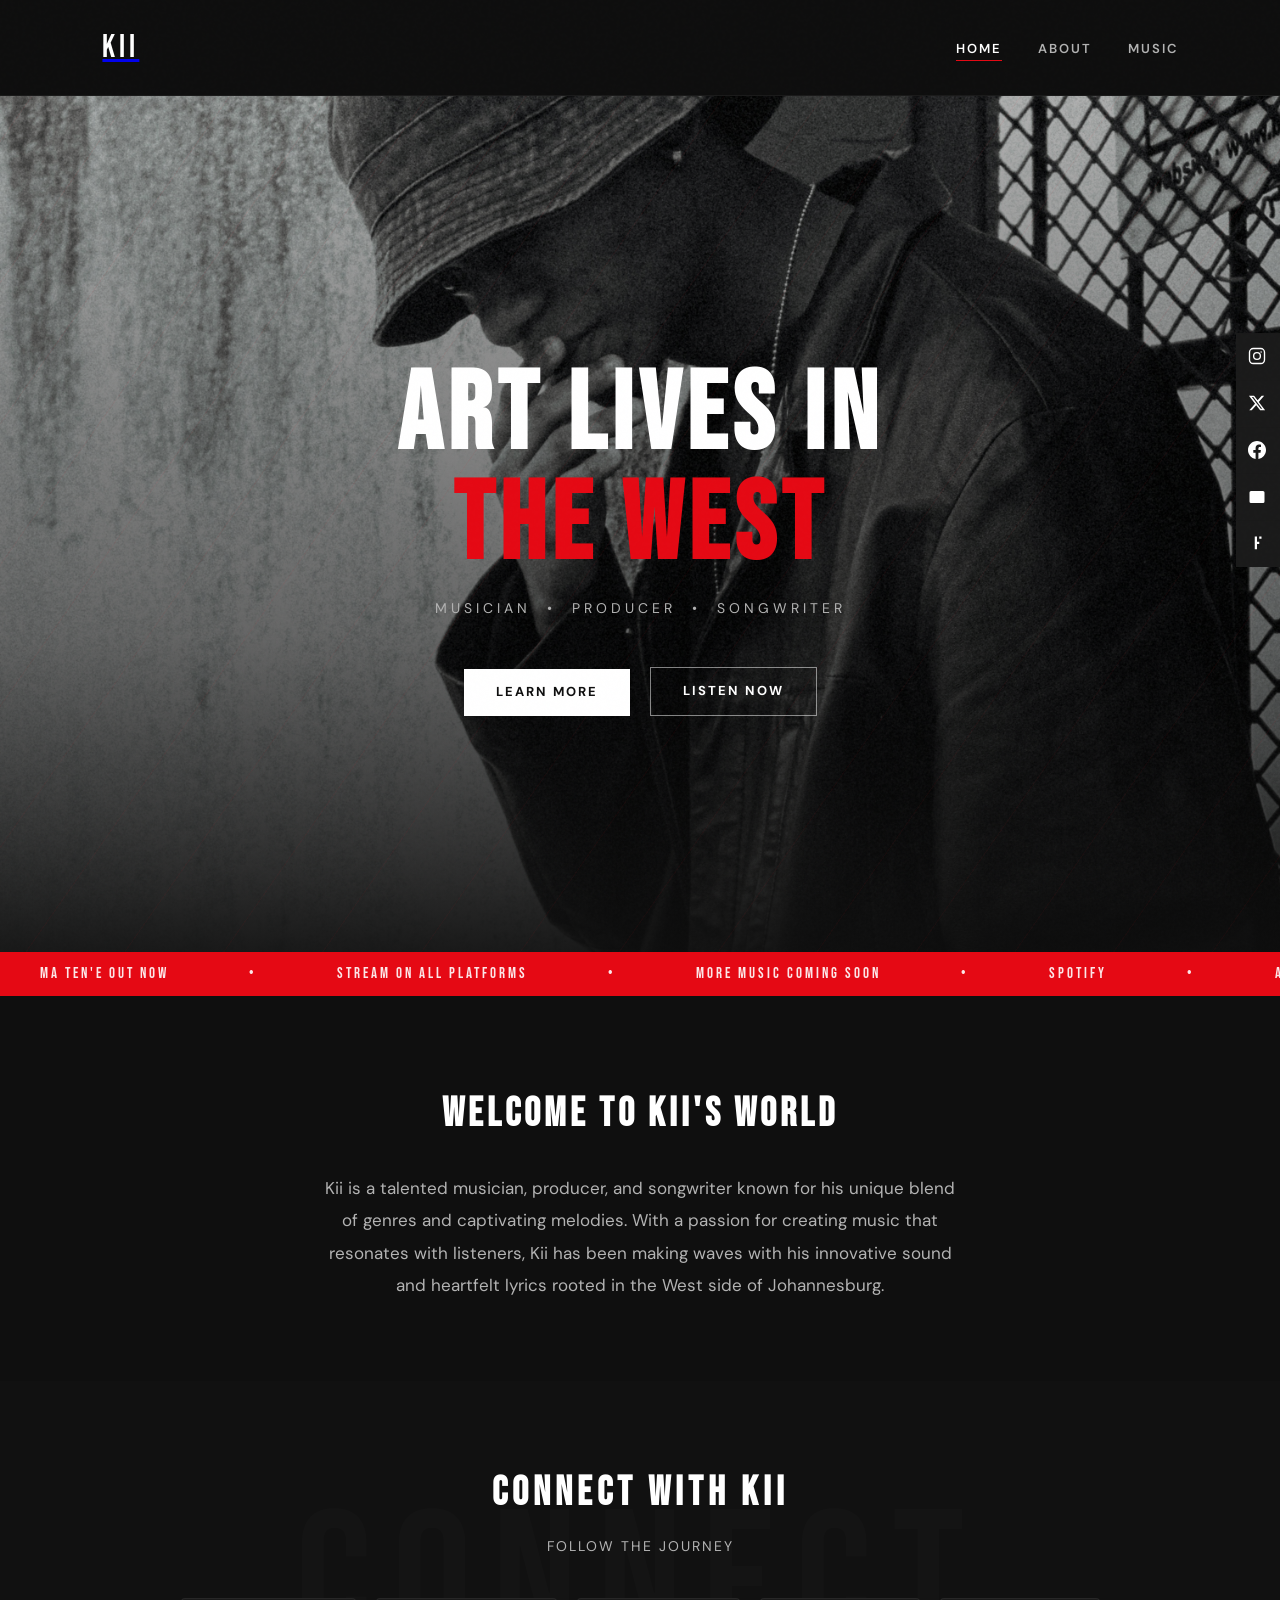
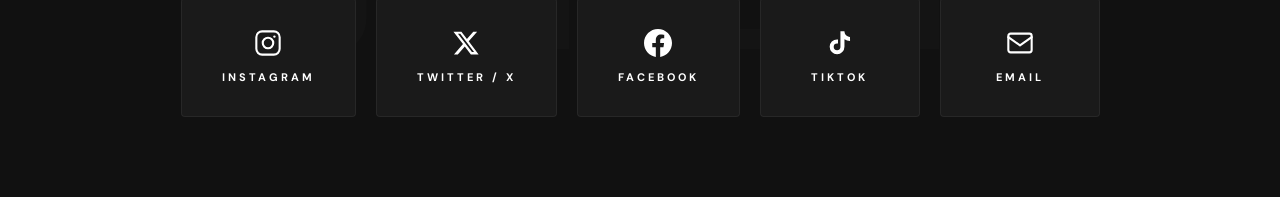
<file: index.html>
<!DOCTYPE html>
<html lang="en">
<head>
  <meta charset="UTF-8">
  <meta name="viewport" content="width=device-width, initial-scale=1.0">
  <title>KII</title>
  <link rel="stylesheet" href="css/style.css">
</head>
<body>

  <!-- PERSISTENT SOCIAL BAR -->
  <aside class="social-bar">
    <a href="https://www.instagram.com/kii_s.a/" target="_blank" aria-label="Instagram">
      <span class="label">Instagram</span>
      <svg viewBox="0 0 24 24" fill="none" stroke="currentColor" stroke-width="1.8" stroke-linecap="round" stroke-linejoin="round">
        <rect x="2" y="2" width="20" height="20" rx="5" ry="5"/>
        <circle cx="12" cy="12" r="4.5"/>
        <circle cx="17.5" cy="6.5" r="1" fill="currentColor" stroke="none"/>
      </svg>
    </a>
    <a href="https://x.com/kiisa____" target="_blank" aria-label="Twitter / X">
      <span class="label">Twitter</span>
      <svg viewBox="0 0 24 24" fill="currentColor">
        <path d="M18.244 2.25h3.308l-7.227 8.26 8.502 11.24H16.17l-5.214-6.817L4.99 21.75H1.68l7.73-8.835L1.254 2.25H8.08l4.713 6.231zm-1.161 17.52h1.833L7.084 4.126H5.117z"/>
      </svg>
    </a>
    <a href="https://facebook.com/moagise.mboniswa" target="_blank" aria-label="Facebook">
      <span class="label">Facebook</span>
      <svg viewBox="0 0 24 24" fill="currentColor">
        <path d="M24 12.073C24 5.406 18.627 0 12 0S0 5.406 0 12.073C0 18.1 4.388 23.094 10.125 24v-8.437H7.078v-3.49h3.047V9.41c0-3.025 1.792-4.696 4.533-4.696 1.313 0 2.686.236 2.686.236v2.971h-1.513c-1.491 0-1.956.93-1.956 1.884v2.268h3.328l-.532 3.49h-2.796V24C19.612 23.094 24 18.1 24 12.073z"/>
      </svg>
    </a>
    <! -- add emAIL and tiktok sections -->
    <a href="mailto:moagisemboniswa@gmail.com" target="_blank" aria-label="Email">
      <span class="label">Email</span>
      <svg viewBox="0 0 24 24" fill="currentColor">
        <path d="M4 4h16a2 2 0 012 2v12a2 2 0 01-2 2H4a2 2 0 01-2-2V6a2 2 0 012-2zM22 6l-10 7L2 6"/>
      </svg>
      </a>
      <a href="https://www.tiktok.com/@kii.music?_r=1&_t=ZS-94wBCDWYKSg" target="_blank" aria-label="TikTok">
        <span class="label">TikTok</span>
        <svg viewBox="0 0 24 24" fill="currentColor">
          <path d="M9 2h3v7h3v3h-3v7H9V2zm6 0h3v3h-3V2z"/>
        </svg>
  </aside>


  <header class="navbar">
    <div class="logo">KII</div>
    <nav>
      <ul>
        <li><a href="index.html" class="active">Home</a></li>
        <li><a href="about.html">About</a></li>
        <li><a href="music.html">Music</a></li>
      </ul>
    </nav>
  </header>

  <section class="hero">
    <h1>Art Lives in<br><span>the West</span></h1>
    <p>Musician &nbsp;•&nbsp; Producer &nbsp;•&nbsp; Songwriter</p>
    <div class="hero-buttons">
      <a href="about.html" class="btn"><span>Learn More</span></a>
      <a href="music.html" class="btn btn-outline"><span>Listen Now</span></a>
    </div>
    <div class="hero-ticker">
      <div class="ticker-track">
        <span>MA TEN'E OUT NOW</span>
        <span>•</span>
        <span>STREAM ON ALL PLATFORMS</span>
        <span>•</span>
        <span>MORE MUSIC COMING SOON</span>
        <span>•</span>
        <span>SPOTIFY</span>
        <span>•</span>
        <span>APPLE MUSIC</span>
        <span>•</span>
        <span>YOUTUBE</span>
        <span>•</span>
        <!-- duplicate for seamless loop -->
        <span>MA TEN'E OUT NOW</span>
        <span>•</span>
        <span>STREAM ON ALL PLATFORMS</span>
        <span>•</span>
        <span>MORE MUSIC COMING SOON</span>
        <span>•</span>
        <span>SPOTIFY</span>
        <span>•</span>
        <span>APPLE MUSIC</span>
        <span>•</span>
        <span>YOUTUBE</span>
        <span>•</span>
      </div>
    </div>
  </section>

  <section class="intro reveal">
    <h2>Welcome to Kii's World</h2>
    <p>
      Kii is a talented musician, producer, and songwriter known for his unique blend of genres
      and captivating melodies. With a passion for creating music that resonates with listeners,
      Kii has been making waves with his innovative sound and heartfelt lyrics rooted in the
      West side of Johannesburg.
    </p>
  </section>

    <!-- CONTACTS -->
  <section class="contacts reveal">
    <h2>Connect with Kii</h2>
    <p>Follow the journey</p>
    <div class="social-grid">
      <a href="https://www.instagram.com/kii_s.a/" target="_blank" class="social-card">
        <svg viewBox="0 0 24 24" fill="none" stroke="currentColor" stroke-width="1.8" stroke-linecap="round" stroke-linejoin="round"><rect x="2" y="2" width="20" height="20" rx="5" ry="5"/><circle cx="12" cy="12" r="4.5"/><circle cx="17.5" cy="6.5" r="1" fill="currentColor" stroke="none"/></svg>
        <span>Instagram</span>
      </a>
      <a href="https://x.com/kiisa____" target="_blank" class="social-card">
        <svg viewBox="0 0 24 24" fill="currentColor"><path d="M18.244 2.25h3.308l-7.227 8.26 8.502 11.24H16.17l-5.214-6.817L4.99 21.75H1.68l7.73-8.835L1.254 2.25H8.08l4.713 6.231zm-1.161 17.52h1.833L7.084 4.126H5.117z"/></svg>
        <span>Twitter / X</span>
      </a>
      <a href="https://facebook.com/moagise.mboniswa" target="_blank" class="social-card">
        <svg viewBox="0 0 24 24" fill="currentColor"><path d="M24 12.073C24 5.406 18.627 0 12 0S0 5.406 0 12.073C0 18.1 4.388 23.094 10.125 24v-8.437H7.078v-3.49h3.047V9.41c0-3.025 1.792-4.696 4.533-4.696 1.313 0 2.686.236 2.686.236v2.971h-1.513c-1.491 0-1.956.93-1.956 1.884v2.268h3.328l-.532 3.49h-2.796V24C19.612 23.094 24 18.1 24 12.073z"/></svg>
        <span>Facebook</span>
      </a>
      <a href="https://www.tiktok.com/@kii.music?_r=1&_t=ZS-94wBCDWYKSg" target="_blank" class="social-card">
        <svg viewBox="0 0 24 24" fill="currentColor"><path d="M19.59 6.69a4.83 4.83 0 01-3.77-4.25V2h-3.45v13.67a2.89 2.89 0 01-2.88 2.5 2.89 2.89 0 01-2.89-2.89 2.89 2.89 0 012.89-2.89c.28 0 .54.04.79.1V9.01a6.33 6.33 0 00-.79-.05 6.34 6.34 0 00-6.34 6.34 6.34 6.34 0 006.34 6.34 6.34 6.34 0 006.33-6.34V8.69a8.18 8.18 0 004.78 1.52V6.76a4.85 4.85 0 01-1.01-.07z"/></svg>
        <span>TikTok</span>
      </a>
      <a href="mailto:moagisemboniswa@gmail.com" class="social-card">
        <svg viewBox="0 0 24 24" fill="none" stroke="currentColor" stroke-width="1.8" stroke-linecap="round" stroke-linejoin="round"><rect x="2" y="4" width="20" height="16" rx="2"/><path d="M2 7l10 7 10-7"/></svg>
        <span>Email</span>
      </a>
    </div>
  </section>

  <script src="js/script.js"></script>
</body>
</html>
</file>
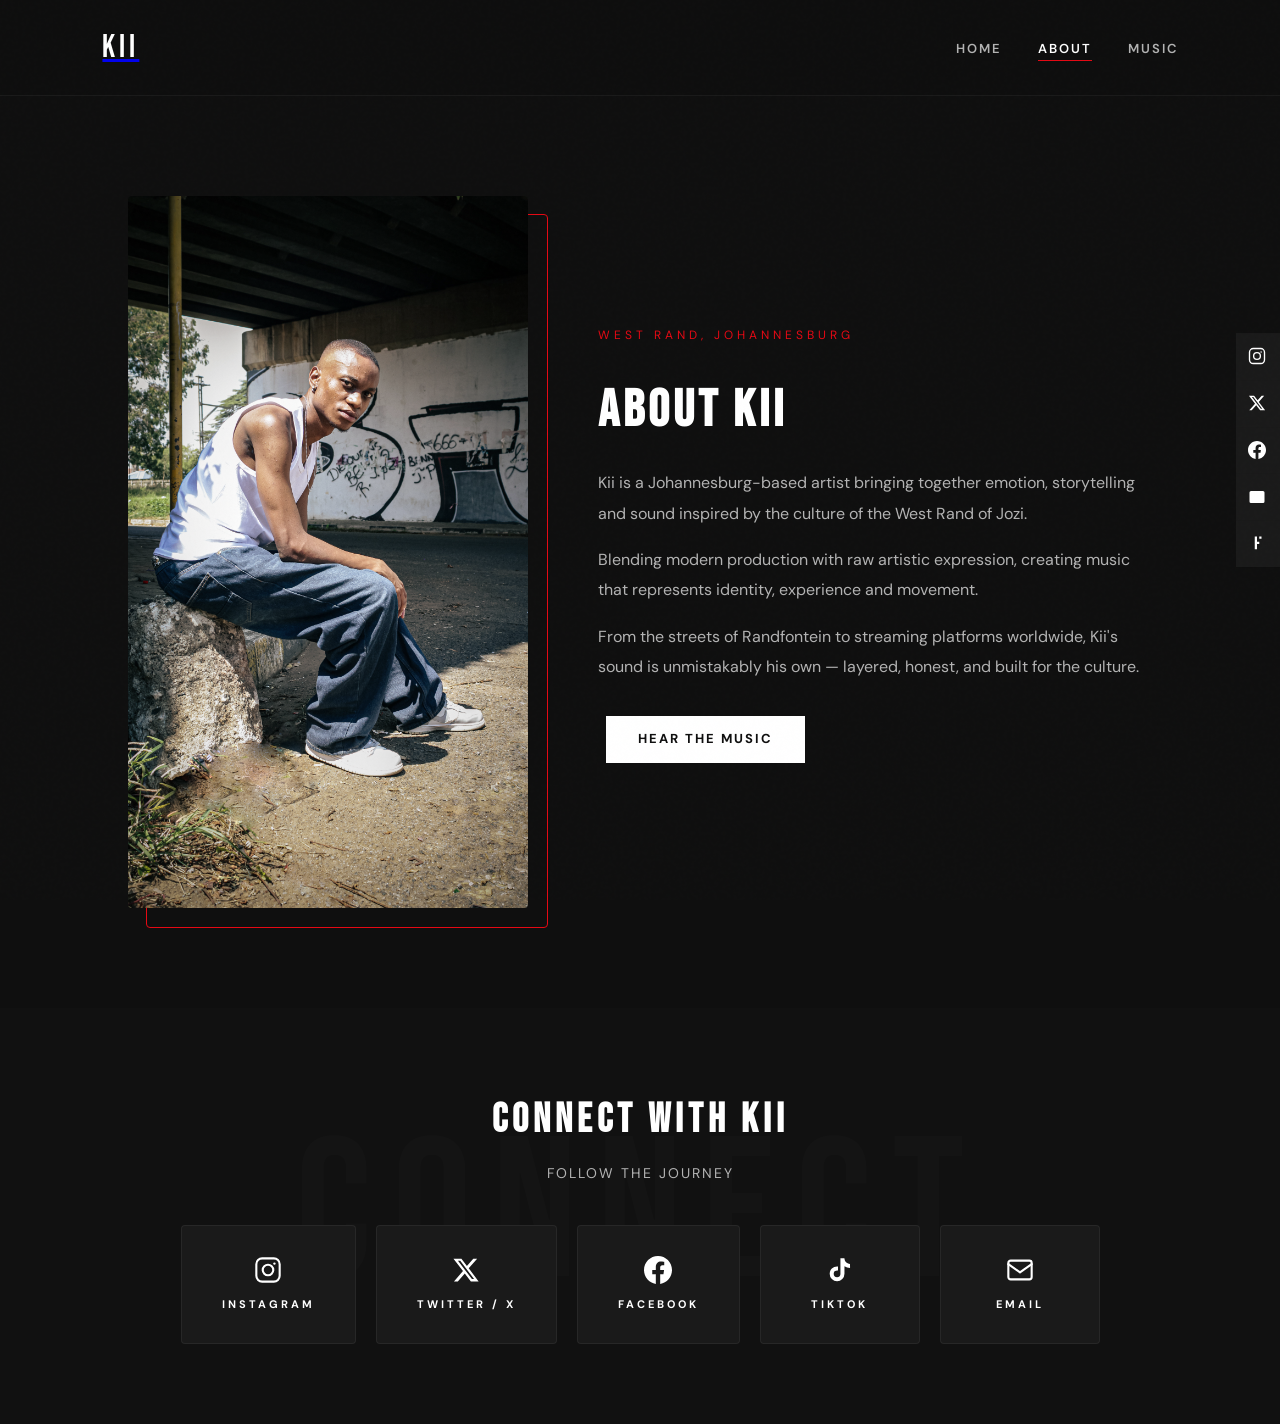
<file: about.html>
<!DOCTYPE html>
<html lang="en">
<head>
  <meta charset="UTF-8">
  <meta name="viewport" content="width=device-width, initial-scale=1.0">
  <title>About – KII</title>
  <link rel="stylesheet" href="css/style.css">
</head>
<body>

    <!-- PERSISTENT SOCIAL BAR -->
  <aside class="social-bar">
    <a href="https://www.instagram.com/kii_s.a/" target="_blank" aria-label="Instagram">
      <span class="label">Instagram</span>
      <svg viewBox="0 0 24 24" fill="none" stroke="currentColor" stroke-width="1.8" stroke-linecap="round" stroke-linejoin="round">
        <rect x="2" y="2" width="20" height="20" rx="5" ry="5"/>
        <circle cx="12" cy="12" r="4.5"/>
        <circle cx="17.5" cy="6.5" r="1" fill="currentColor" stroke="none"/>
      </svg>
    </a>
    <a href="https://x.com/kiisa____" target="_blank" aria-label="Twitter / X">
      <span class="label">Twitter</span>
      <svg viewBox="0 0 24 24" fill="currentColor">
        <path d="M18.244 2.25h3.308l-7.227 8.26 8.502 11.24H16.17l-5.214-6.817L4.99 21.75H1.68l7.73-8.835L1.254 2.25H8.08l4.713 6.231zm-1.161 17.52h1.833L7.084 4.126H5.117z"/>
      </svg>
    </a>
    <a href="https://facebook.com/moagise.mboniswa" target="_blank" aria-label="Facebook">
      <span class="label">Facebook</span>
      <svg viewBox="0 0 24 24" fill="currentColor">
        <path d="M24 12.073C24 5.406 18.627 0 12 0S0 5.406 0 12.073C0 18.1 4.388 23.094 10.125 24v-8.437H7.078v-3.49h3.047V9.41c0-3.025 1.792-4.696 4.533-4.696 1.313 0 2.686.236 2.686.236v2.971h-1.513c-1.491 0-1.956.93-1.956 1.884v2.268h3.328l-.532 3.49h-2.796V24C19.612 23.094 24 18.1 24 12.073z"/>
      </svg>
    </a>
    <! -- add emAIL and tiktok sections -->
    <a href="mailto:moagisemboniswa@gmail.com" target="_blank" aria-label="Email">
      <span class="label">Email</span>
      <svg viewBox="0 0 24 24" fill="currentColor">
        <path d="M4 4h16a2 2 0 012 2v12a2 2 0 01-2 2H4a2 2 0 01-2-2V6a2 2 0 012-2zM22 6l-10 7L2 6"/>
      </svg>
      </a>
      <a href="https://www.tiktok.com/@kii.music?_r=1&_t=ZS-94wBCDWYKSg" target="_blank" aria-label="TikTok">
        <span class="label">TikTok</span>
        <svg viewBox="0 0 24 24" fill="currentColor">
          <path d="M9 2h3v7h3v3h-3v7H9V2zm6 0h3v3h-3V2z"/>
        </svg>
  </aside>

  <header class="navbar">
    <div class="logo">KII</div>
    <nav>
      <ul>
        <li><a href="index.html">Home</a></li>
        <li><a href="about.html" class="active">About</a></li>
        <li><a href="music.html">Music</a></li>
      </ul>
    </nav>
  </header>

  <section class="about">
    <div class="about-container reveal">

      <div class="about-img-wrap">
        <img src="images/about.JPG" alt="Kii portrait">
      </div>

      <div class="about-text">
        <span class="tagline">West Rand, Johannesburg</span>
        <h2>About Kii</h2>
        <p>
          Kii is a Johannesburg-based artist bringing together emotion, storytelling
          and sound inspired by the culture of the West Rand of Jozi.
        </p>
        <p>
          Blending modern production with raw artistic expression, creating music
          that represents identity, experience and movement.
        </p>
        <p>
          From the streets of Randfontein to streaming platforms worldwide, Kii's sound is
          unmistakably his own — layered, honest, and built for the culture.
        </p>
        <br>
        <a href="music.html" class="btn"><span>Hear the Music</span></a>
      </div>

    </div>
  </section>

   <!-- CONTACTS -->
  <section class="contacts reveal">
    <h2>Connect with Kii</h2>
    <p>Follow the journey</p>
    <div class="social-grid">
      <a href="https://www.instagram.com/kii_s.a/" target="_blank" class="social-card">
        <svg viewBox="0 0 24 24" fill="none" stroke="currentColor" stroke-width="1.8" stroke-linecap="round" stroke-linejoin="round"><rect x="2" y="2" width="20" height="20" rx="5" ry="5"/><circle cx="12" cy="12" r="4.5"/><circle cx="17.5" cy="6.5" r="1" fill="currentColor" stroke="none"/></svg>
        <span>Instagram</span>
      </a>
      <a href="https://x.com/kiisa____" target="_blank" class="social-card">
        <svg viewBox="0 0 24 24" fill="currentColor"><path d="M18.244 2.25h3.308l-7.227 8.26 8.502 11.24H16.17l-5.214-6.817L4.99 21.75H1.68l7.73-8.835L1.254 2.25H8.08l4.713 6.231zm-1.161 17.52h1.833L7.084 4.126H5.117z"/></svg>
        <span>Twitter / X</span>
      </a>
      <a href="https://facebook.com/moagise.mboniswa" target="_blank" class="social-card">
        <svg viewBox="0 0 24 24" fill="currentColor"><path d="M24 12.073C24 5.406 18.627 0 12 0S0 5.406 0 12.073C0 18.1 4.388 23.094 10.125 24v-8.437H7.078v-3.49h3.047V9.41c0-3.025 1.792-4.696 4.533-4.696 1.313 0 2.686.236 2.686.236v2.971h-1.513c-1.491 0-1.956.93-1.956 1.884v2.268h3.328l-.532 3.49h-2.796V24C19.612 23.094 24 18.1 24 12.073z"/></svg>
        <span>Facebook</span>
      </a>
      <a href="https://www.tiktok.com/@kii.music?_r=1&_t=ZS-94wBCDWYKSg" target="_blank" class="social-card">
        <svg viewBox="0 0 24 24" fill="currentColor"><path d="M19.59 6.69a4.83 4.83 0 01-3.77-4.25V2h-3.45v13.67a2.89 2.89 0 01-2.88 2.5 2.89 2.89 0 01-2.89-2.89 2.89 2.89 0 012.89-2.89c.28 0 .54.04.79.1V9.01a6.33 6.33 0 00-.79-.05 6.34 6.34 0 00-6.34 6.34 6.34 6.34 0 006.34 6.34 6.34 6.34 0 006.33-6.34V8.69a8.18 8.18 0 004.78 1.52V6.76a4.85 4.85 0 01-1.01-.07z"/></svg>
        <span>TikTok</span>
      </a>
      <a href="mailto:moagisemboniswa@gmail.com" class="social-card">
        <svg viewBox="0 0 24 24" fill="none" stroke="currentColor" stroke-width="1.8" stroke-linecap="round" stroke-linejoin="round"><rect x="2" y="4" width="20" height="16" rx="2"/><path d="M2 7l10 7 10-7"/></svg>
        <span>Email</span>
      </a>
    </div>
  </section>

  <script src="js/script.js"></script>
</body>
</html>
</file>
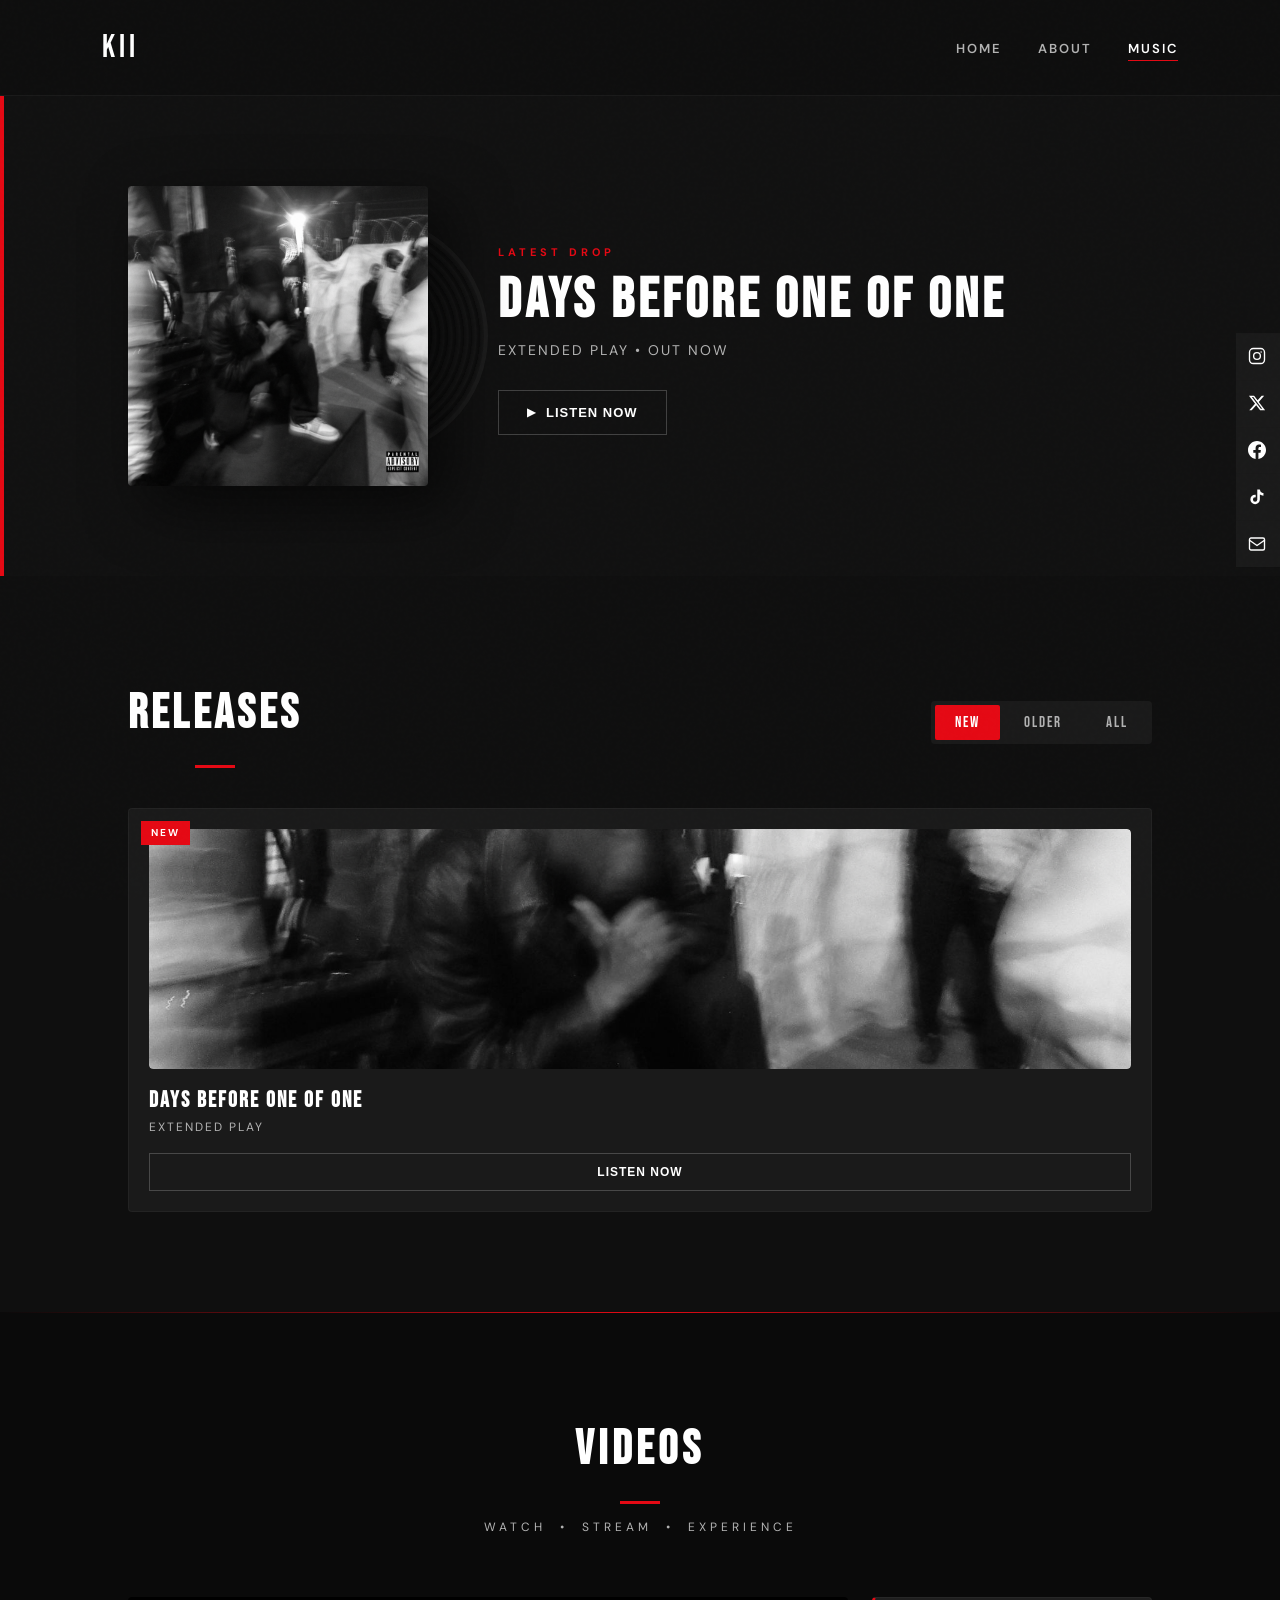
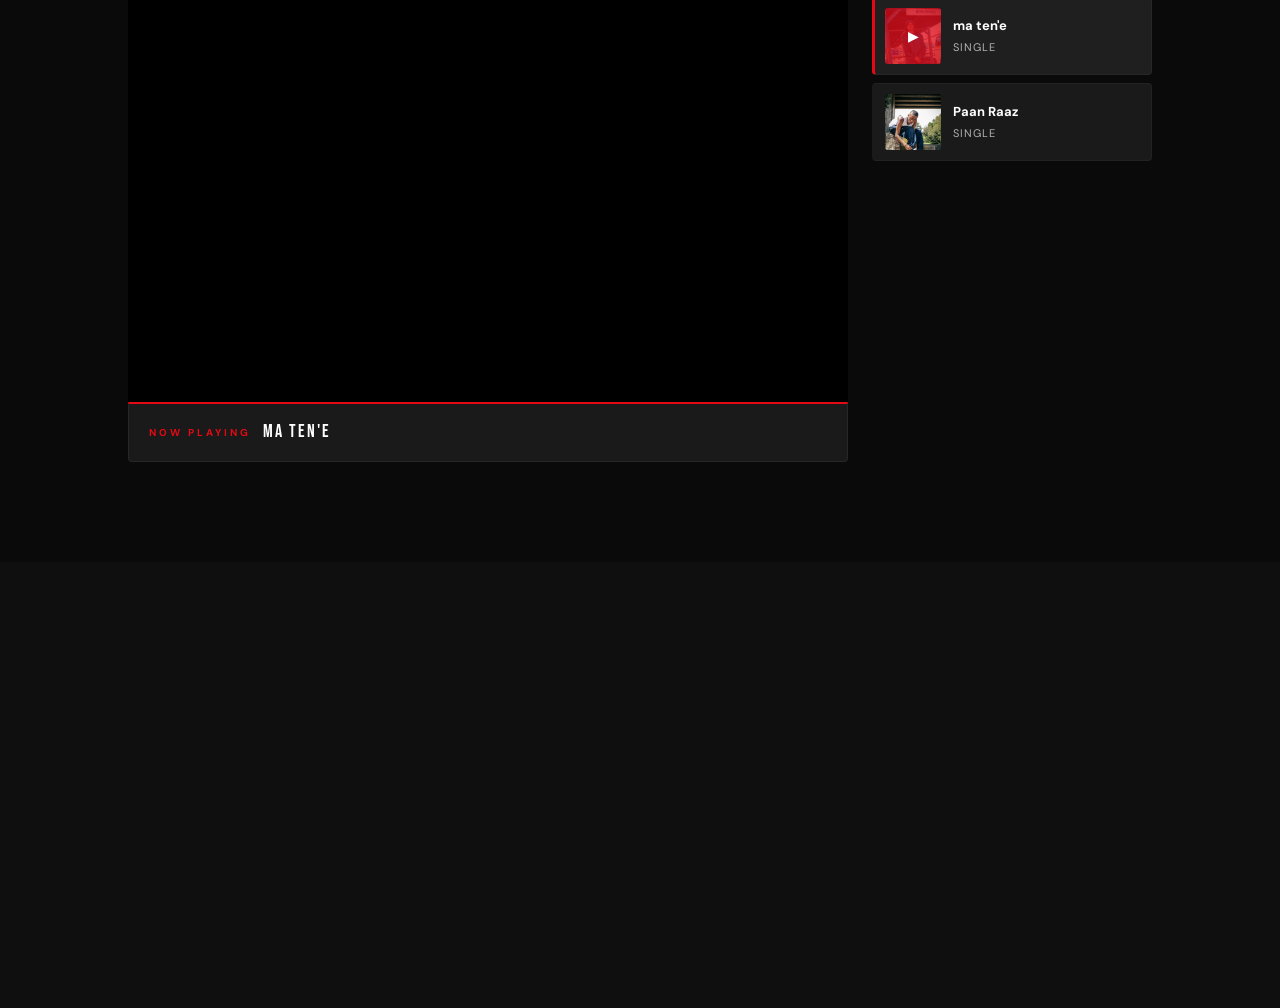
<file: music.html>
<!DOCTYPE html>
<html lang="en">
<head>
  <meta charset="UTF-8">
  <meta name="viewport" content="width=device-width, initial-scale=1.0">
  <title>Music – KII</title>
  <link rel="stylesheet" href="css/style.css">
  <link rel="stylesheet" href="css/music.css">
</head>
<body>

  <!-- PERSISTENT SOCIAL BAR -->
  <aside class="social-bar">
    <a href="https://www.instagram.com/kii_s.a/" target="_blank" aria-label="Instagram">
      <span class="label">Instagram</span>
      <svg viewBox="0 0 24 24" fill="none" stroke="currentColor" stroke-width="1.8" stroke-linecap="round" stroke-linejoin="round">
        <rect x="2" y="2" width="20" height="20" rx="5" ry="5"/>
        <circle cx="12" cy="12" r="4.5"/>
        <circle cx="17.5" cy="6.5" r="1" fill="currentColor" stroke="none"/>
      </svg>
    </a>
    <a href="https://x.com/kiisa____" target="_blank" aria-label="Twitter / X">
      <span class="label">Twitter</span>
      <svg viewBox="0 0 24 24" fill="currentColor">
        <path d="M18.244 2.25h3.308l-7.227 8.26 8.502 11.24H16.17l-5.214-6.817L4.99 21.75H1.68l7.73-8.835L1.254 2.25H8.08l4.713 6.231zm-1.161 17.52h1.833L7.084 4.126H5.117z"/>
      </svg>
    </a>
    <a href="https://facebook.com/moagise.mboniswa" target="_blank" aria-label="Facebook">
      <span class="label">Facebook</span>
      <svg viewBox="0 0 24 24" fill="currentColor">
        <path d="M24 12.073C24 5.406 18.627 0 12 0S0 5.406 0 12.073C0 18.1 4.388 23.094 10.125 24v-8.437H7.078v-3.49h3.047V9.41c0-3.025 1.792-4.696 4.533-4.696 1.313 0 2.686.236 2.686.236v2.971h-1.513c-1.491 0-1.956.93-1.956 1.884v2.268h3.328l-.532 3.49h-2.796V24C19.612 23.094 24 18.1 24 12.073z"/>
      </svg>
    </a>
    <a href="https://www.tiktok.com/@kii.music?_r=1&_t=ZS-94wBCDWYKSg" target="_blank" aria-label="TikTok">
      <span class="label">TikTok</span>
      <svg viewBox="0 0 24 24" fill="currentColor">
        <path d="M19.59 6.69a4.83 4.83 0 01-3.77-4.25V2h-3.45v13.67a2.89 2.89 0 01-2.88 2.5 2.89 2.89 0 01-2.89-2.89 2.89 2.89 0 012.89-2.89c.28 0 .54.04.79.1V9.01a6.33 6.33 0 00-.79-.05 6.34 6.34 0 00-6.34 6.34 6.34 6.34 0 006.34 6.34 6.34 6.34 0 006.33-6.34V8.69a8.18 8.18 0 004.78 1.52V6.76a4.85 4.85 0 01-1.01-.07z"/>
      </svg>
    </a>
    <a href="mailto:moagisemboniswa@gmail.com" aria-label="Email">
      <span class="label">Email</span>
      <svg viewBox="0 0 24 24" fill="none" stroke="currentColor" stroke-width="1.8" stroke-linecap="round" stroke-linejoin="round">
        <rect x="2" y="4" width="20" height="16" rx="2"/>
        <path d="M2 7l10 7 10-7"/>
      </svg>
    </a>
  </aside>

  <header class="navbar">
    <div class="logo">KII</div>
    <nav>
      <ul>
        <li><a href="index.html">Home</a></li>
        <li><a href="about.html">About</a></li>
        <li><a href="music.html" class="active">Music</a></li>
      </ul>
    </nav>
  </header>

  

  

  <!-- FEATURED DROP -->
  <section class="featured-drop reveal" id="featured-drop">
    <div class="featured-content">
      <div class="featured-img-wrap">
        <img id="featured-img" src="" alt="featured cover">
        <div class="featured-vinyl"></div>
      </div>
      <div class="drop-info">
        <span class="new-label">LATEST DROP</span>
        <h2 id="featured-title"></h2>
        <p id="featured-meta"></p>
        <button class="listen-btn" id="featured-btn">
          <span class="btn-icon">▶</span> Listen Now
        </button>
      </div>
    </div>
  </section>

  <!-- RELEASES WITH TABS -->
  <section class="music">
    <div class="section-header">
      <h2>Releases</h2>
      <div class="era-tabs">
        <button class="era-tab active" data-era="new">New</button>
        <button class="era-tab" data-era="older">Older</button>
        <button class="era-tab" data-era="all">All</button>
      </div>
    </div>
    <div class="release-grid" id="release-grid"></div>
  </section>

  <!-- VIDEOS SECTION -->
  <section class="videos-section">
    <div class="section-header-centered">
      <h2 class="section-title">Videos</h2>
      <p class="section-sub">Watch &nbsp;•&nbsp; Stream &nbsp;•&nbsp; Experience</p>
    </div>
    <div class="video-stage">
      <div class="video-main">
        <div class="video-frame-wrap">
          <iframe
            id="main-video-frame"
            src="https://www.youtube.com/embed/jQ8cKqCaopo"
            title="KII – ma ten'e"
            frameborder="0"
            allow="accelerometer; autoplay; clipboard-write; encrypted-media; gyroscope; picture-in-picture"
            allowfullscreen>
          </iframe>
        </div>
        <div class="video-now-playing">
          <span class="vnp-label">Now Playing</span>
          <span class="vnp-title" id="vnp-title">ma ten'e</span>
        </div>
      </div>
      <div class="video-playlist" id="video-playlist">
        
      </div>
    </div>
  </section>

  <!-- CONTACTS -->
  <section class="contacts reveal">
    <h2>Connect with Kii</h2>
    <p>Follow the journey</p>
    <div class="social-grid">
      <a href="https://www.instagram.com/kii_s.a/" target="_blank" class="social-card">
        <svg viewBox="0 0 24 24" fill="none" stroke="currentColor" stroke-width="1.8" stroke-linecap="round" stroke-linejoin="round"><rect x="2" y="2" width="20" height="20" rx="5" ry="5"/><circle cx="12" cy="12" r="4.5"/><circle cx="17.5" cy="6.5" r="1" fill="currentColor" stroke="none"/></svg>
        <span>Instagram</span>
      </a>
      <a href="https://x.com/kiisa____" target="_blank" class="social-card">
        <svg viewBox="0 0 24 24" fill="currentColor"><path d="M18.244 2.25h3.308l-7.227 8.26 8.502 11.24H16.17l-5.214-6.817L4.99 21.75H1.68l7.73-8.835L1.254 2.25H8.08l4.713 6.231zm-1.161 17.52h1.833L7.084 4.126H5.117z"/></svg>
        <span>Twitter / X</span>
      </a>
      <a href="https://facebook.com/moagise.mboniswa" target="_blank" class="social-card">
        <svg viewBox="0 0 24 24" fill="currentColor"><path d="M24 12.073C24 5.406 18.627 0 12 0S0 5.406 0 12.073C0 18.1 4.388 23.094 10.125 24v-8.437H7.078v-3.49h3.047V9.41c0-3.025 1.792-4.696 4.533-4.696 1.313 0 2.686.236 2.686.236v2.971h-1.513c-1.491 0-1.956.93-1.956 1.884v2.268h3.328l-.532 3.49h-2.796V24C19.612 23.094 24 18.1 24 12.073z"/></svg>
        <span>Facebook</span>
      </a>
      <a href="https://www.tiktok.com/@kii.music?_r=1&_t=ZS-94wBCDWYKSg" target="_blank" class="social-card">
        <svg viewBox="0 0 24 24" fill="currentColor"><path d="M19.59 6.69a4.83 4.83 0 01-3.77-4.25V2h-3.45v13.67a2.89 2.89 0 01-2.88 2.5 2.89 2.89 0 01-2.89-2.89 2.89 2.89 0 012.89-2.89c.28 0 .54.04.79.1V9.01a6.33 6.33 0 00-.79-.05 6.34 6.34 0 00-6.34 6.34 6.34 6.34 0 006.34 6.34 6.34 6.34 0 006.33-6.34V8.69a8.18 8.18 0 004.78 1.52V6.76a4.85 4.85 0 01-1.01-.07z"/></svg>
        <span>TikTok</span>
      </a>
      <a href="mailto:moagisemboniswa@gmail.com" class="social-card">
        <svg viewBox="0 0 24 24" fill="none" stroke="currentColor" stroke-width="1.8" stroke-linecap="round" stroke-linejoin="round"><rect x="2" y="4" width="20" height="16" rx="2"/><path d="M2 7l10 7 10-7"/></svg>
        <span>Email</span>
      </a>
    </div>
  </section>

  <!-- POPUP -->
  <div id="dsp-popup" class="popup">
    <div class="popup-content">
      <h3 id="popup-title"></h3>
      <p class="popup-type" id="popup-type-label"></p>
      <div class="popup-links">
        <a id="spotify-link" target="_blank" class="popup-platform-link">
          <svg width="16" height="16" viewBox="0 0 24 24" fill="currentColor"><path d="M12 0C5.4 0 0 5.4 0 12s5.4 12 12 12 12-5.4 12-12S18.66 0 12 0zm5.521 17.34c-.24.359-.66.48-1.021.24-2.82-1.74-6.36-2.101-10.561-1.141-.418.122-.779-.179-.899-.539-.12-.421.18-.78.54-.9 4.56-1.021 8.52-.6 11.64 1.32.42.18.479.659.301 1.02zm1.44-3.3c-.301.42-.841.6-1.262.3-3.239-1.98-8.159-2.58-11.939-1.38-.479.12-1.02-.12-1.14-.6-.12-.48.12-1.021.6-1.141C9.6 9.9 15 10.561 18.72 12.84c.361.181.54.78.241 1.2zm.12-3.36C15.24 8.4 8.82 8.16 5.16 9.301c-.6.179-1.2-.181-1.38-.721-.18-.601.18-1.2.72-1.381 4.26-1.26 11.28-1.02 15.721 1.621.539.3.719 1.02.419 1.56-.299.421-1.02.599-1.559.3z"/></svg>
          Spotify
        </a>
        <a id="apple-link" target="_blank" class="popup-platform-link">
          <svg width="16" height="16" viewBox="0 0 24 24" fill="currentColor"><path d="M23.994 6.124a9.23 9.23 0 0 0-.24-2.19c-.317-1.31-1.062-2.31-2.18-3.043a5.022 5.022 0 0 0-1.877-.726 10.496 10.496 0 0 0-1.564-.15c-.04-.003-.083-.01-.124-.013H5.986c-.152.01-.303.017-.455.026C4.786.07 4.043.15 3.34.428 2.004.958 1.04 1.88.475 3.208A6.38 6.38 0 0 0 .08 5.064c-.012.39-.014.78-.014 1.17v11.534c0 .39.002.78.014 1.17.025.74.113 1.475.363 2.18.473 1.325 1.418 2.228 2.74 2.726.614.23 1.258.34 1.906.387.45.033.903.042 1.355.042h11.32c.45 0 .903-.009 1.354-.042.647-.047 1.29-.158 1.905-.387 1.322-.498 2.267-1.4 2.74-2.726.25-.705.338-1.44.363-2.18.012-.39.014-.78.014-1.17V6.234c0-.037-.002-.073-.004-.11zm-8.55 10.21a3.8 3.8 0 0 1-1.534 1.447 3.727 3.727 0 0 1-1.8.448c-.626 0-1.226-.16-1.766-.47a3.77 3.77 0 0 1-1.315-1.298 3.77 3.77 0 0 1-.532-1.95c0-.7.177-1.343.532-1.922a3.77 3.77 0 0 1 1.47-1.36c.573-.308 1.207-.465 1.9-.47V6.47l5.328-1.64v7.37a3.801 3.801 0 0 1-.546 1.964l-.737-.03z"/></svg>
          Apple Music
        </a>
      </div>
      <button id="close-popup">✕ &nbsp;Close</button>
    </div>
  </div>

  <script src="js/releases.js"></script>
  <script src="js/script.js"></script>
</body>
</html>
</file>
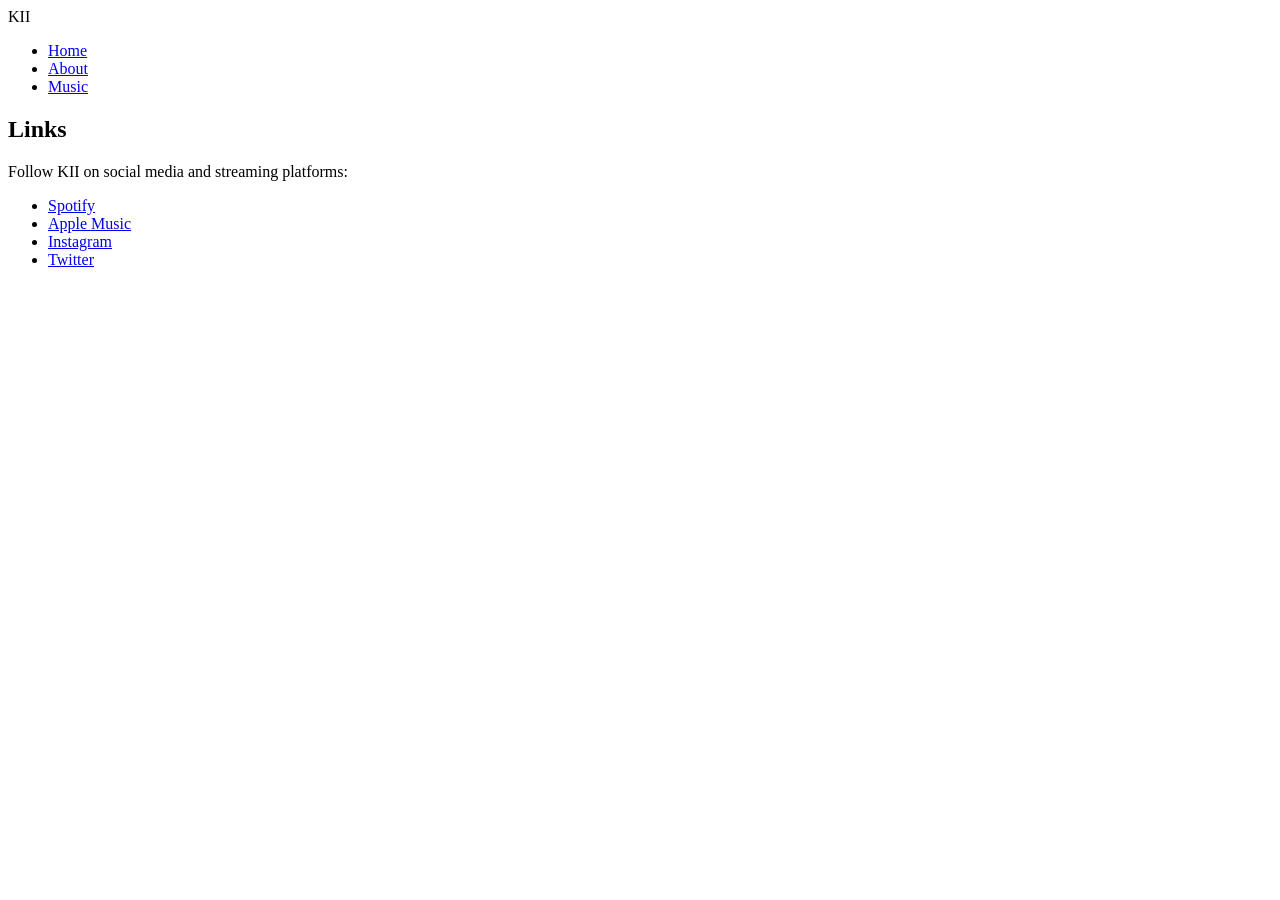
<file: links/links.html>
<!DOCTYPE html>
<html lang="en">
    <head>
        <meta charset="UTF-8">
        <meta name="viewport" content="width=device-width, initial-scale=1.0">

        <title>Links - KII</title>

        <stylesheet rel="stylesheet" href="css/style.css">
    </head>

    <body>

        <header class="navbar">
            <div class="logo">KII</div>

            <nav>
                <ul>
                    <li><a href="index.html">Home</a></li>
                    <li><a href="about.html">About</a></li>
                    <li><a href="music.html">Music</a></li>
                </ul>
            </nav>
        </header>

        <section class="links">
            <h2>Links</h2>

            <p>Follow KII on social media and streaming platforms:</p>

            <ul>
                <li><a href="#">Spotify</a></li>
                <li><a href="#">Apple Music</a></li>
                <li><a href="#">Instagram</a></li>
                <li><a href="#">Twitter</a></li>
            </ul>
        </section>
</html>
</file>
<file: css/style.css>
@import url('https://fonts.googleapis.com/css2?family=Bebas+Neue&family=DM+Sans:ital,wght@0,300;0,400;0,600;1,300&display=swap');

/* ============================= */
/* BRAND COLORS */
/* ============================= */

:root {
  --black: #0F0F0F;
  --dark: #1A1A1A;
  --grey: #B3B3B3;
  --red: #E50914;
  --white: #FFFFFF;
}

/* ============================= */
/* RESET */
/* ============================= */

* {
  margin: 0;
  padding: 0;
  box-sizing: border-box;
}

/* ============================= */
/* GLOBAL */
/* ============================= */

html {
  scroll-behavior: smooth;
}

body {
  background: var(--black);
  color: var(--white);
  font-family: 'DM Sans', Helvetica, Arial, sans-serif;
  line-height: 1.6;
  overflow-x: hidden;
}

/* Grain overlay on entire page */
body::after {
  content: "";
  position: fixed;
  inset: 0;
  background-image: url("data:image/svg+xml,%3Csvg viewBox='0 0 256 256' xmlns='http://www.w3.org/2000/svg'%3E%3Cfilter id='noise'%3E%3CfeTurbulence type='fractalNoise' baseFrequency='0.9' numOctaves='4' stitchTiles='stitch'/%3E%3C/filter%3E%3Crect width='100%25' height='100%25' filter='url(%23noise)' opacity='0.04'/%3E%3C/svg%3E");
  pointer-events: none;
  z-index: 9999;
  opacity: 0.35;
}

/* ============================= */
/* SCROLL REVEAL */
/* ============================= */

.reveal {
  opacity: 0;
  transform: translateY(30px);
  transition: opacity 0.7s ease, transform 0.7s ease;
}

.reveal.visible {
  opacity: 1;
  transform: translateY(0);
}

/* ============================= */
/* SOCIAL BAR (persistent) */
/* ============================= */

.social-bar {
  position: fixed;
  right: 0;
  top: 50%;
  transform: translateY(-50%);
  z-index: 100;
  display: flex;
  flex-direction: column;
  gap: 0;
}

.social-bar a {
  display: flex;
  align-items: center;
  justify-content: flex-end;
  gap: 10px;
  padding: 13px 14px;
  background: var(--dark);
  color: var(--white);
  text-decoration: none;
  font-size: 13px;
  font-weight: 600;
  letter-spacing: 0.5px;
  border-left: 3px solid transparent;
  transition: all 0.25s ease;
  overflow: hidden;
  max-width: 44px;
  white-space: nowrap;
}

.social-bar a:hover {
  max-width: 160px;
  border-left-color: var(--red);
  background: #111;
}

.social-bar a svg {
  flex-shrink: 0;
  width: 18px;
  height: 18px;
}

.social-bar .label {
  opacity: 0;
  transition: opacity 0.2s ease 0.05s;
}

.social-bar a:hover .label {
  opacity: 1;
}

/* ============================= */
/* NAVBAR */
/* ============================= */

.navbar {
  display: flex;
  justify-content: space-between;
  align-items: center;
  padding: 22px 8%;
  position: sticky;
  top: 0;
  background: rgba(15, 15, 15, 0.92);
  backdrop-filter: blur(8px);
  z-index: 50;
  border-bottom: 1px solid rgba(255,255,255,0.05);
}

.logo {
  font-family: 'Bebas Neue', sans-serif;
  font-size: 32px;
  letter-spacing: 4px;
  color: var(--white);
  position: relative;
}

.logo::after {
  content: "";
  position: absolute;
  bottom: 0;
  left: 0;
  width: 100%;
  height: 2px;
  background: var(--red);
  transform: scaleX(0);
  transform-origin: left;
  transition: transform 0.3s ease;
}

.logo:hover::after {
  transform: scaleX(1);
}

nav ul {
  display: flex;
  list-style: none;
  gap: 36px;
}

nav a {
  color: var(--grey);
  text-decoration: none;
  font-size: 13px;
  font-weight: 600;
  letter-spacing: 2px;
  text-transform: uppercase;
  transition: color 0.3s;
  position: relative;
}

nav a::after {
  content: "";
  position: absolute;
  bottom: -4px;
  left: 0;
  width: 0;
  height: 1px;
  background: var(--red);
  transition: width 0.3s ease;
}

nav a:hover,
nav a.active {
  color: var(--white);
}

nav a:hover::after,
nav a.active::after {
  width: 100%;
}

/* ============================= */
/* HERO */
/* ============================= */

.hero {
  height: 100vh;
  display: flex;
  flex-direction: column;
  justify-content: center;
  align-items: center;
  text-align: center;
  background-image: url("../images/hero.JPEG");
  background-size: cover;
  background-position: center;
  position: relative;
  overflow: hidden;
}

/* Dark overlay */
.hero::before {
  content: "";
  position: absolute;
  inset: 0;
  background: linear-gradient(
    to bottom,
    rgba(0,0,0,0.3) 0%,
    rgba(0,0,0,0.6) 60%,
    rgba(15,15,15,1) 100%
  );
}

/* Animated diagonal accent lines */
.hero::after {
  content: "";
  position: absolute;
  inset: 0;
  background: repeating-linear-gradient(
    -55deg,
    transparent,
    transparent 80px,
    rgba(229, 9, 20, 0.04) 80px,
    rgba(229, 9, 20, 0.04) 81px
  );
  animation: slideDiag 20s linear infinite;
}

@keyframes slideDiag {
  from { background-position: 0 0; }
  to { background-position: 200px 200px; }
}

.hero * {
  position: relative;
  z-index: 2;
}

.hero h1 {
  font-family: 'Bebas Neue', sans-serif;
  font-size: clamp(60px, 10vw, 110px);
  letter-spacing: 6px;
  line-height: 1;
  margin-bottom: 16px;
  animation: heroFadeUp 1s ease 0.2s both;
}

.hero h1 span {
  color: var(--red);
}

.hero p {
  color: var(--grey);
  font-size: 14px;
  letter-spacing: 4px;
  text-transform: uppercase;
  margin-bottom: 40px;
  animation: heroFadeUp 1s ease 0.4s both;
}

@keyframes heroFadeUp {
  from {
    opacity: 0;
    transform: translateY(40px);
  }
  to {
    opacity: 1;
    transform: translateY(0);
  }
}

.hero-buttons {
  animation: heroFadeUp 1s ease 0.6s both;
}

/* Scrolling ticker at bottom of hero */
.hero-ticker {
  position: absolute;
  bottom: 0;
  left: 0;
  width: 100%;
  background: var(--red);
  padding: 10px 0;
  overflow: hidden;
  z-index: 3;
}

.ticker-track {
  display: flex;
  white-space: nowrap;
  animation: ticker 22s linear infinite;
}

.ticker-track span {
  font-family: 'Bebas Neue', sans-serif;
  font-size: 15px;
  letter-spacing: 3px;
  padding: 0 40px;
  color: var(--white);
  opacity: 0.9;
}

@keyframes ticker {
  from { transform: translateX(0); }
  to { transform: translateX(-50%); }
}

/* ============================= */
/* BUTTONS */
/* ============================= */

.btn {
  display: inline-block;
  padding: 13px 32px;
  background: var(--white);
  color: var(--black);
  text-decoration: none;
  margin: 8px;
  font-weight: 700;
  font-size: 13px;
  letter-spacing: 2px;
  text-transform: uppercase;
  transition: all 0.25s ease;
  position: relative;
  overflow: hidden;
}

.btn::before {
  content: "";
  position: absolute;
  inset: 0;
  background: var(--red);
  transform: translateX(-101%);
  transition: transform 0.3s ease;
  z-index: 0;
}

.btn:hover::before {
  transform: translateX(0);
}

.btn:hover {
  color: var(--white);
}

.btn span,
.btn:not(:has(span)) {
  position: relative;
  z-index: 1;
}

.btn-outline {
  background: transparent;
  border: 1px solid rgba(255,255,255,0.5);
  color: var(--white);
}

.btn-outline::before {
  background: var(--white);
}

.btn-outline:hover {
  color: var(--black);
}

/* ============================= */
/* INTRO */
/* ============================= */

.intro {
  max-width: 680px;
  margin: auto;
  padding: 80px 20px;
  text-align: center;
  color: var(--grey);
  font-size: 17px;
  line-height: 1.9;
}

.intro h2 {
  font-family: 'Bebas Neue', sans-serif;
  font-size: 40px;
  letter-spacing: 4px;
  color: var(--white);
  margin-bottom: 20px;
}

/* ============================= */
/* ABOUT PAGE */
/* ============================= */

.about {
  padding: 100px 10%;
}

.about-container {
  display: flex;
  align-items: center;
  gap: 70px;
  max-width: 1100px;
  margin: auto;
}

.about-img-wrap {
  position: relative;
  flex-shrink: 0;
}

.about-img-wrap::before {
  content: "";
  position: absolute;
  top: 18px;
  left: 18px;
  width: 100%;
  height: 100%;
  border: 1px solid var(--red);
  border-radius: 4px;
  transition: transform 0.4s ease;
}

.about-img-wrap:hover::before {
  transform: translate(-8px, -8px);
}

.about img {
  width: 400px;
  border-radius: 4px;
  display: block;
  position: relative;
  z-index: 1;
  filter: grayscale(20%);
  transition: filter 0.4s ease;
}

.about-img-wrap:hover img {
  filter: grayscale(0%);
}

.about-text h2 {
  font-family: 'Bebas Neue', sans-serif;
  font-size: 52px;
  letter-spacing: 4px;
  margin-bottom: 12px;
}

.about-text .tagline {
  color: var(--red);
  font-size: 12px;
  letter-spacing: 4px;
  text-transform: uppercase;
  margin-bottom: 24px;
  display: block;
}

.about-text p {
  color: var(--grey);
  margin-top: 16px;
  line-height: 1.9;
}

/* ============================= */
/* PLATFORM LINKS */
/* ============================= */

.platform-links {
  text-align: center;
  padding: 70px 20px;
  position: relative;
}

.platform-links h3 {
  font-family: 'Bebas Neue', sans-serif;
  font-size: 14px;
  letter-spacing: 5px;
  text-transform: uppercase;
  color: var(--grey);
  margin-bottom: 30px;
}

.platform-grid {
  display: flex;
  justify-content: center;
  gap: 16px;
  margin-top: 20px;
  flex-wrap: wrap;
}

.platform-grid a {
  border: 1px solid rgba(255,255,255,0.2);
  padding: 12px 28px;
  text-decoration: none;
  color: var(--white);
  font-size: 13px;
  font-weight: 600;
  letter-spacing: 2px;
  text-transform: uppercase;
  transition: all 0.25s ease;
  position: relative;
  overflow: hidden;
}

.platform-grid a::before {
  content: "";
  position: absolute;
  inset: 0;
  background: var(--red);
  transform: scaleY(0);
  transform-origin: bottom;
  transition: transform 0.25s ease;
  z-index: 0;
}

.platform-grid a:hover::before {
  transform: scaleY(1);
}

.platform-grid a span {
  position: relative;
  z-index: 1;
}

/* ============================= */
/* FEATURED DROP */
/* ============================= */

.featured-drop {
  padding: 90px 10%;
  background: #111;
  position: relative;
  overflow: hidden;
}

/* Animated red accent */
.featured-drop::before {
  content: "";
  position: absolute;
  top: 0;
  left: 0;
  width: 4px;
  height: 100%;
  background: var(--red);
}

.featured-content {
  display: flex;
  align-items: center;
  gap: 70px;
  max-width: 1100px;
  margin: auto;
}

.featured-content img {
  width: 300px;
  object-fit: cover;
  border-radius: 4px;
  box-shadow: 20px 20px 60px rgba(0,0,0,0.6);
  transition: transform 0.4s ease, box-shadow 0.4s ease;
}

.featured-content img:hover {
  transform: scale(1.03) rotate(-1deg);
  box-shadow: 28px 28px 70px rgba(229,9,20,0.2);
}

.drop-info h2 {
  font-family: 'Bebas Neue', sans-serif;
  font-size: 56px;
  letter-spacing: 4px;
  margin: 10px 0;
  line-height: 1;
}

.new-label {
  color: var(--red);
  font-size: 11px;
  font-weight: 700;
  letter-spacing: 4px;
  text-transform: uppercase;
}

.drop-info p {
  color: var(--grey);
  font-size: 14px;
  letter-spacing: 2px;
  text-transform: uppercase;
  margin-bottom: 28px;
}

/* ============================= */
/* MUSIC SECTION */
/* ============================= */

.music {
  padding: 100px 10%;
}

.music h2 {
  font-family: 'Bebas Neue', sans-serif;
  font-size: 48px;
  letter-spacing: 4px;
  margin-bottom: 50px;
  text-align: center;
  position: relative;
  display: inline-block;
  left: 50%;
  transform: translateX(-50%);
}

.music h2::after {
  content: "";
  display: block;
  width: 40px;
  height: 3px;
  background: var(--red);
  margin: 12px auto 0;
}

.release-grid {
  display: grid;
  grid-template-columns: repeat(auto-fit, minmax(260px, 1fr));
  gap: 28px;
  margin-top: 40px;
}

/* ============================= */
/* RELEASE CARD */
/* ============================= */

.release-card {
  background: var(--dark);
  padding: 20px;
  position: relative;
  transition: all 0.35s ease;
  border-radius: 4px;
  border: 1px solid rgba(255,255,255,0.04);
  overflow: hidden;
}

.release-card::before {
  content: "";
  position: absolute;
  bottom: 0;
  left: 0;
  width: 100%;
  height: 3px;
  background: var(--red);
  transform: scaleX(0);
  transform-origin: left;
  transition: transform 0.4s ease;
}

.release-card:hover::before {
  transform: scaleX(1);
}

.release-card:hover {
  transform: translateY(-8px);
  box-shadow: 0 20px 50px rgba(0,0,0,0.5);
  border-color: rgba(255,255,255,0.1);
}

.release-card .img-wrap {
  position: relative;
  overflow: hidden;
  border-radius: 4px;
  margin-bottom: 14px;
}

.release-card img {
  width: 100%;
  height: 240px;
  object-fit: cover;
  border-radius: 4px;
  display: block;
  transition: transform 0.5s ease;
}

.release-card:hover img {
  transform: scale(1.06);
}

/* Play overlay */
.release-card .img-wrap::after {
  content: "▶";
  position: absolute;
  inset: 0;
  display: flex;
  align-items: center;
  justify-content: center;
  font-size: 36px;
  background: rgba(229,9,20,0.7);
  opacity: 0;
  transition: opacity 0.3s ease;
  border-radius: 4px;
}

.release-card:hover .img-wrap::after {
  opacity: 1;
}

.release-card h3 {
  margin-top: 4px;
  font-family: 'Bebas Neue', sans-serif;
  font-size: 22px;
  letter-spacing: 2px;
}

.release-type {
  color: var(--grey);
  font-size: 12px;
  letter-spacing: 2px;
  text-transform: uppercase;
}

/* Badge */
.drop-badge {
  position: absolute;
  top: 12px;
  left: 12px;
  background: var(--red);
  color: var(--white);
  font-size: 10px;
  padding: 4px 10px;
  font-weight: 700;
  letter-spacing: 2px;
  z-index: 3;
}

/* ============================= */
/* RELEASE BUTTONS */
/* ============================= */

.release-buttons {
  display: flex;
  gap: 8px;
  margin-top: 16px;
}

.release-buttons button,
.listen-btn {
  flex: 1;
  padding: 11px;
  border: 1px solid rgba(255,255,255,0.2);
  background: transparent;
  color: var(--white);
  cursor: pointer;
  transition: all 0.2s;
  font-size: 12px;
  font-weight: 600;
  letter-spacing: 1px;
  text-transform: uppercase;
}

.release-buttons button:hover,
.listen-btn:hover {
  background: var(--red);
  border-color: var(--red);
}

/* ============================= */
/* POPUP */
/* ============================= */

.popup {
  position: fixed;
  inset: 0;
  background: rgba(0,0,0,0.85);
  display: none;
  align-items: center;
  justify-content: center;
  z-index: 200;
  backdrop-filter: blur(4px);
}

.popup-content {
  background: var(--dark);
  padding: 40px;
  text-align: center;
  display: flex;
  flex-direction: column;
  gap: 14px;
  width: 90%;
  max-width: 340px;
  border-radius: 4px;
  border: 1px solid rgba(255,255,255,0.08);
  animation: popIn 0.3s cubic-bezier(0.34, 1.56, 0.64, 1) both;
}

@keyframes popIn {
  from { opacity: 0; transform: scale(0.85); }
  to { opacity: 1; transform: scale(1); }
}

.popup-content h3 {
  font-family: 'Bebas Neue', sans-serif;
  font-size: 28px;
  letter-spacing: 3px;
  margin-bottom: 4px;
}

.popup-content a {
  border: 1px solid rgba(255,255,255,0.2);
  padding: 12px;
  text-decoration: none;
  color: var(--white);
  font-size: 12px;
  font-weight: 600;
  letter-spacing: 2px;
  text-transform: uppercase;
  transition: all 0.2s;
}

.popup-content a:hover {
  background: var(--red);
  border-color: var(--red);
}

.popup-content button {
  padding: 12px;
  background: transparent;
  border: 1px solid rgba(255,255,255,0.1);
  color: var(--grey);
  cursor: pointer;
  font-size: 11px;
  letter-spacing: 2px;
  text-transform: uppercase;
  transition: all 0.2s;
}

.popup-content button:hover {
  color: var(--white);
  border-color: var(--white);
}

/* ============================= */
/* CONTACTS SECTION */
/* ============================= */

.contacts {
  padding: 80px 10%;
  background: #111;
  text-align: center;
  position: relative;
  overflow: hidden;
}

.contacts::before {
  content: "CONNECT";
  position: absolute;
  font-family: 'Bebas Neue', sans-serif;
  font-size: 200px;
  color: rgba(255,255,255,0.015);
  top: 50%;
  left: 50%;
  transform: translate(-50%, -50%);
  white-space: nowrap;
  pointer-events: none;
  letter-spacing: 20px;
}

.contacts h2 {
  font-family: 'Bebas Neue', sans-serif;
  font-size: 40px;
  letter-spacing: 5px;
  margin-bottom: 10px;
}

.contacts p {
  color: var(--grey);
  font-size: 14px;
  letter-spacing: 2px;
  text-transform: uppercase;
  margin-bottom: 40px;
}

.social-grid {
  display: flex;
  justify-content: center;
  gap: 20px;
  flex-wrap: wrap;
}

.social-card {
  display: flex;
  flex-direction: column;
  align-items: center;
  gap: 12px;
  padding: 30px 40px;
  background: var(--dark);
  color: var(--white);
  text-decoration: none;
  border: 1px solid rgba(255,255,255,0.06);
  border-radius: 4px;
  min-width: 160px;
  transition: all 0.3s ease;
  position: relative;
  overflow: hidden;
}

.social-card::before {
  content: "";
  position: absolute;
  inset: 0;
  background: var(--red);
  transform: translateY(100%);
  transition: transform 0.3s ease;
  z-index: 0;
}

.social-card:hover::before {
  transform: translateY(0);
}

.social-card svg,
.social-card span {
  position: relative;
  z-index: 1;
}

.social-card svg {
  width: 28px;
  height: 28px;
  transition: transform 0.3s ease;
}

.social-card:hover svg {
  transform: scale(1.2);
}

.social-card span {
  font-size: 11px;
  font-weight: 700;
  letter-spacing: 3px;
  text-transform: uppercase;
}

/* ============================= */
/* LINKS PAGE HERO */
/* ============================= */

.links-hero {
  min-height: 50vh;
  display: flex;
  flex-direction: column;
  align-items: center;
  justify-content: center;
  text-align: center;
  padding: 80px 20px 60px;
  position: relative;
  overflow: hidden;
}

.links-hero::before {
  content: "";
  position: absolute;
  inset: 0;
  background: radial-gradient(ellipse 60% 60% at 50% 0%, rgba(229,9,20,0.15) 0%, transparent 70%);
}

.links-hero h1 {
  font-family: 'Bebas Neue', sans-serif;
  font-size: clamp(48px, 8vw, 80px);
  letter-spacing: 8px;
  position: relative;
  z-index: 1;
}

.links-hero p {
  color: var(--grey);
  font-size: 13px;
  letter-spacing: 4px;
  text-transform: uppercase;
  margin-top: 10px;
  position: relative;
  z-index: 1;
}

/* ============================= */
/* LINK CARDS (music.html) */
/* ============================= */

.link-cards {
  display: flex;
  flex-direction: column;
  gap: 14px;
  max-width: 600px;
  margin: 0 auto;
  padding: 40px 20px 80px;
}

.link-card {
  display: flex;
  align-items: center;
  gap: 18px;
  padding: 18px 24px;
  background: var(--dark);
  color: var(--white);
  text-decoration: none;
  border: 1px solid rgba(255,255,255,0.06);
  border-radius: 4px;
  transition: all 0.25s ease;
  position: relative;
  overflow: hidden;
}

.link-card::before {
  content: "";
  position: absolute;
  inset: 0;
  background: var(--red);
  transform: translateX(-100%);
  transition: transform 0.3s ease;
  z-index: 0;
}

.link-card:hover::before {
  transform: translateX(0);
}

.link-card > * {
  position: relative;
  z-index: 1;
}

.link-card .platform-icon {
  width: 40px;
  height: 40px;
  border-radius: 50%;
  background: rgba(255,255,255,0.08);
  display: flex;
  align-items: center;
  justify-content: center;
  flex-shrink: 0;
  font-size: 18px;
  transition: background 0.3s;
}

.link-card:hover .platform-icon {
  background: rgba(255,255,255,0.15);
}

.link-card .link-text {
  flex: 1;
}

.link-card .link-title {
  font-weight: 700;
  font-size: 15px;
  letter-spacing: 1px;
}

.link-card .link-sub {
  color: var(--grey);
  font-size: 12px;
  letter-spacing: 1px;
  margin-top: 2px;
  transition: color 0.3s;
}

.link-card:hover .link-sub {
  color: rgba(255,255,255,0.7);
}

.link-card .arrow {
  font-size: 20px;
  opacity: 0.4;
  transition: opacity 0.3s, transform 0.3s;
}

.link-card:hover .arrow {
  opacity: 1;
  transform: translateX(4px);
}

/* Stagger animation for link cards */
.link-card:nth-child(1) { animation: slideIn 0.5s ease 0.1s both; }
.link-card:nth-child(2) { animation: slideIn 0.5s ease 0.2s both; }
.link-card:nth-child(3) { animation: slideIn 0.5s ease 0.3s both; }
.link-card:nth-child(4) { animation: slideIn 0.5s ease 0.4s both; }
.link-card:nth-child(5) { animation: slideIn 0.5s ease 0.5s both; }
.link-card:nth-child(6) { animation: slideIn 0.5s ease 0.6s both; }

@keyframes slideIn {
  from { opacity: 0; transform: translateX(-24px); }
  to { opacity: 1; transform: translateX(0); }
}

/* ============================= */
/* RESPONSIVE */
/* ============================= */

@media (max-width: 900px) {
  .featured-content {
    flex-direction: column;
    text-align: center;
  }
  .featured-content img {
    width: 100%;
    max-width: 320px;
  }
  .drop-info h2 { font-size: 40px; }
}

@media (max-width: 768px) {
  .hero h1 { font-size: 52px; }
  .hero p { font-size: 13px; }
  .about-container { flex-direction: column; text-align: center; }
  .about img { width: 100%; max-width: 400px; }
  .about-img-wrap { width: 100%; max-width: 400px; margin: auto; }
  .social-bar { display: none; }
}

@media (max-width: 600px) {
  .navbar { flex-direction: column; gap: 15px; }
  nav ul { gap: 20px; }
  .platform-grid { flex-direction: column; align-items: center; }
  .platform-grid a { width: 220px; text-align: center; }
}
</file>
<file: css/music.css>
/* ============================= */
/* LINKS HERO ENHANCED            */
/* ============================= */

.links-hero {
  position: relative;
}

.links-hero-bg {
  position: absolute;
  inset: 0;
  background:
    radial-gradient(ellipse 70% 80% at 50% 0%, rgba(229,9,20,0.18) 0%, transparent 70%);
  z-index: 0;
}

.links-hero h1 span {
  color: var(--red);
}

/* ============================= */
/* FEATURED DROP — VINYL EFFECT   */
/* ============================= */

.featured-img-wrap {
  position: relative;
  width: 300px;
  flex-shrink: 0;
}

.featured-img-wrap img {
  width: 300px;
  height: 300px;
  object-fit: cover;
  border-radius: 4px;
  box-shadow: 20px 20px 60px rgba(0,0,0,0.6);
  display: block;
  transition: transform 0.4s ease, box-shadow 0.4s ease;
  position: relative;
  z-index: 2;
}

.featured-img-wrap:hover img {
  transform: scale(1.03) rotate(-1deg);
  box-shadow: 28px 28px 70px rgba(229,9,20,0.2);
}

/* Spinning vinyl peeking out behind */
.featured-vinyl {
  position: absolute;
  top: 50%;
  right: -60px;
  transform: translateY(-50%);
  width: 240px;
  height: 240px;
  border-radius: 50%;
  background: repeating-radial-gradient(
    circle at center,
    #111 0px,
    #1a1a1a 4px,
    #111 5px,
    #0a0a0a 8px
  );
  border: 4px solid #222;
  animation: spin 8s linear infinite;
  z-index: 1;
  opacity: 0.7;
}

.featured-vinyl::after {
  content: "";
  position: absolute;
  top: 50%;
  left: 50%;
  transform: translate(-50%, -50%);
  width: 36px;
  height: 36px;
  border-radius: 50%;
  background: var(--red);
  box-shadow: 0 0 0 6px #0f0f0f;
}

@keyframes spin {
  from { transform: translateY(-50%) rotate(0deg); }
  to   { transform: translateY(-50%) rotate(360deg); }
}

/* Featured listen btn styling */
.drop-info .listen-btn {
  display: inline-flex;
  align-items: center;
  gap: 10px;
  padding: 14px 28px;
  font-size: 13px;
}

.btn-icon {
  font-size: 11px;
}

/* ============================= */
/* SECTION HEADER WITH TABS       */
/* ============================= */

.section-header {
  display: flex;
  align-items: center;
  justify-content: space-between;
  margin-bottom: 40px;
  flex-wrap: wrap;
  gap: 20px;
}

.section-header h2 {
  margin-bottom: 0;
  left: 0;
  transform: none;
}

.era-tabs {
  display: flex;
  gap: 4px;
  background: var(--dark);
  padding: 4px;
  border-radius: 4px;
}

.era-tab {
  padding: 8px 20px;
  background: transparent;
  border: none;
  color: var(--grey);
  cursor: pointer;
  font-family: 'Bebas Neue', sans-serif;
  font-size: 15px;
  letter-spacing: 2px;
  border-radius: 2px;
  transition: all 0.2s ease;
}

.era-tab.active {
  background: var(--red);
  color: var(--white);
}

.era-tab:hover:not(.active) {
  color: var(--white);
  background: rgba(255,255,255,0.06);
}

/* Card fade-in during tab switch */
.release-card {
  animation: cardFadeIn 0.4s ease both;
}

@keyframes cardFadeIn {
  from { opacity: 0; transform: translateY(16px); }
  to   { opacity: 1; transform: translateY(0); }
}

/* Older era cards get a muted treatment */
.release-card[data-era="older"] .drop-badge {
  display: none;
}

/* ============================= */
/* VIDEO STAGE                    */
/* ============================= */

.videos-section {
  padding: 100px 10%;
  background: #0a0a0a;
  position: relative;
}

.videos-section::before {
  content: "";
  position: absolute;
  top: 0;
  left: 0;
  right: 0;
  height: 1px;
  background: linear-gradient(90deg, transparent, var(--red), transparent);
}

.section-header-centered {
  text-align: center;
  margin-bottom: 60px;
}

.section-title {
  font-family: 'Bebas Neue', sans-serif;
  font-size: 48px;
  letter-spacing: 5px;
  position: relative;
  display: inline-block;
}

.section-title::after {
  content: "";
  display: block;
  width: 40px;
  height: 3px;
  background: var(--red);
  margin: 12px auto 0;
}

.section-sub {
  color: var(--grey);
  font-size: 12px;
  letter-spacing: 4px;
  text-transform: uppercase;
  margin-top: 14px;
}

.video-stage {
  display: grid;
  grid-template-columns: 1fr 280px;
  gap: 24px;
  max-width: 1100px;
  margin: auto;
  align-items: start;
}

/* Main video */
.video-main {
  display: flex;
  flex-direction: column;
  gap: 0;
}

.video-frame-wrap {
  position: relative;
  padding-bottom: 56.25%; /* 16:9 */
  height: 0;
  overflow: hidden;
  border-radius: 4px 4px 0 0;
  background: #000;
}

.video-frame-wrap iframe {
  position: absolute;
  top: 0;
  left: 0;
  width: 100%;
  height: 100%;
  border-radius: 4px 4px 0 0;
}

.video-now-playing {
  background: var(--dark);
  padding: 14px 20px;
  display: flex;
  align-items: center;
  gap: 12px;
  border-radius: 0 0 4px 4px;
  border: 1px solid rgba(255,255,255,0.06);
  border-top: 2px solid var(--red);
}

.vnp-label {
  font-size: 10px;
  font-weight: 700;
  letter-spacing: 3px;
  text-transform: uppercase;
  color: var(--red);
  flex-shrink: 0;
}

.vnp-title {
  font-family: 'Bebas Neue', sans-serif;
  font-size: 18px;
  letter-spacing: 2px;
  color: var(--white);
}

/* Playlist sidebar */
.video-playlist {
  display: flex;
  flex-direction: column;
  gap: 8px;
  max-height: 420px;
  overflow-y: auto;
  scrollbar-width: thin;
  scrollbar-color: var(--red) transparent;
}

.video-playlist::-webkit-scrollbar {
  width: 3px;
}
.video-playlist::-webkit-scrollbar-track { background: transparent; }
.video-playlist::-webkit-scrollbar-thumb { background: var(--red); }

.vpl-item {
  display: flex;
  align-items: center;
  gap: 12px;
  padding: 10px;
  background: var(--dark);
  border: 1px solid rgba(255,255,255,0.04);
  border-radius: 4px;
  cursor: pointer;
  transition: all 0.2s ease;
  border-left: 3px solid transparent;
}

.vpl-item:hover {
  border-left-color: var(--grey);
  background: #222;
}

.vpl-item.active {
  border-left-color: var(--red);
  background: #1f1f1f;
}

.vpl-thumb {
  position: relative;
  width: 56px;
  height: 56px;
  flex-shrink: 0;
  border-radius: 3px;
  overflow: hidden;
}

.vpl-thumb img {
  width: 100%;
  height: 100%;
  object-fit: cover;
  display: block;
  transition: transform 0.3s;
}

.vpl-item:hover .vpl-thumb img,
.vpl-item.active .vpl-thumb img {
  transform: scale(1.08);
}

.vpl-play {
  position: absolute;
  inset: 0;
  display: flex;
  align-items: center;
  justify-content: center;
  font-size: 14px;
  background: rgba(229,9,20,0.75);
  opacity: 0;
  transition: opacity 0.2s;
}

.vpl-item:hover .vpl-play,
.vpl-item.active .vpl-play {
  opacity: 1;
}

.vpl-info {
  display: flex;
  flex-direction: column;
  gap: 3px;
}

.vpl-name {
  font-weight: 700;
  font-size: 13px;
  color: var(--white);
}

.vpl-type {
  font-size: 11px;
  color: var(--grey);
  letter-spacing: 1px;
  text-transform: uppercase;
}

/* ============================= */
/* POPUP REDESIGN                 */
/* ============================= */

.popup-art-wrap {
  width: 100%;
  aspect-ratio: 1;
  overflow: hidden;
  border-radius: 4px;
  margin-bottom: 16px;
}

.popup-art-wrap img {
  width: 100%;
  height: 100%;
  object-fit: cover;
  display: block;
}

.popup-type {
  color: var(--grey);
  font-size: 11px;
  letter-spacing: 3px;
  text-transform: uppercase;
  margin-top: -8px;
  margin-bottom: 4px;
}

.popup-tracklist {
  margin: 16px 0;
  padding: 16px;
  background: rgba(255,255,255,0.05);
  border-radius: 2px;
  border-left: 2px solid var(--red);
}

.popup-tracklist h4 {
  font-size: 11px;
  letter-spacing: 2px;
  text-transform: uppercase;
  color: var(--grey);
  margin: 0 0 12px 0;
}

.popup-tracklist ul {
  list-style: none;
  padding: 0;
  margin: 0;
  display: flex;
  flex-direction: column;
  gap: 6px;
}

.popup-tracklist li {
  font-size: 12px;
  color: var(--white);
  line-height: 1.4;
}

.popup-links {
  display: flex;
  flex-direction: column;
  gap: 10px;
  width: 100%;
}

.popup-platform-link {
  display: flex;
  align-items: center;
  gap: 10px;
  border: 1px solid rgba(255,255,255,0.15);
  padding: 12px 16px;
  text-decoration: none;
  color: var(--white);
  font-size: 12px;
  font-weight: 600;
  letter-spacing: 2px;
  text-transform: uppercase;
  transition: all 0.2s;
  border-radius: 2px;
}

.popup-platform-link:hover {
  background: var(--red);
  border-color: var(--red);
}

/* ============================= */
/* RESPONSIVE                     */
/* ============================= */

@media (max-width: 900px) {
  .video-stage {
    grid-template-columns: 1fr;
  }
  .video-playlist {
    max-height: none;
    display: grid;
    grid-template-columns: repeat(2, 1fr);
  }
}

@media (max-width: 600px) {
  .featured-vinyl { display: none; }
  .featured-img-wrap { width: 100%; }
  .featured-img-wrap img { width: 100%; height: auto; }
  .section-header { flex-direction: column; align-items: flex-start; }
  .video-playlist { grid-template-columns: 1fr; }
}
</file>
